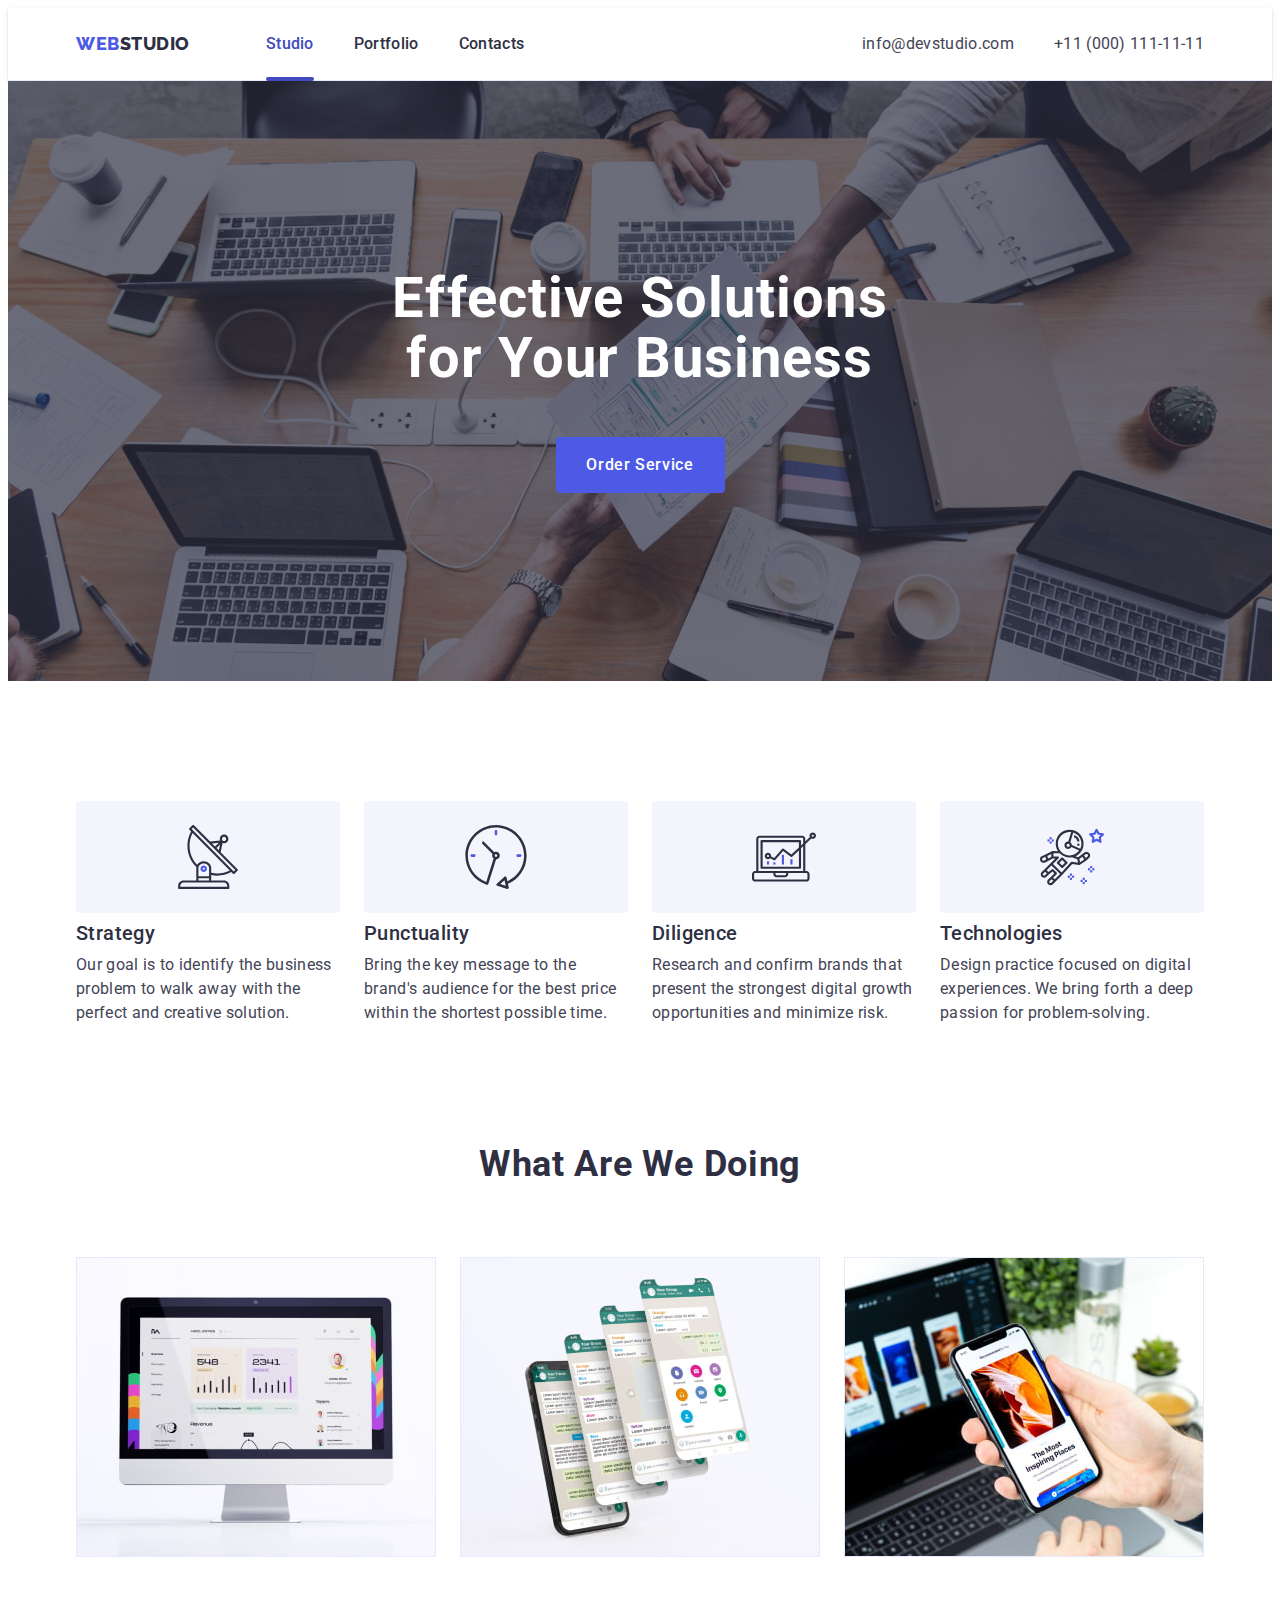
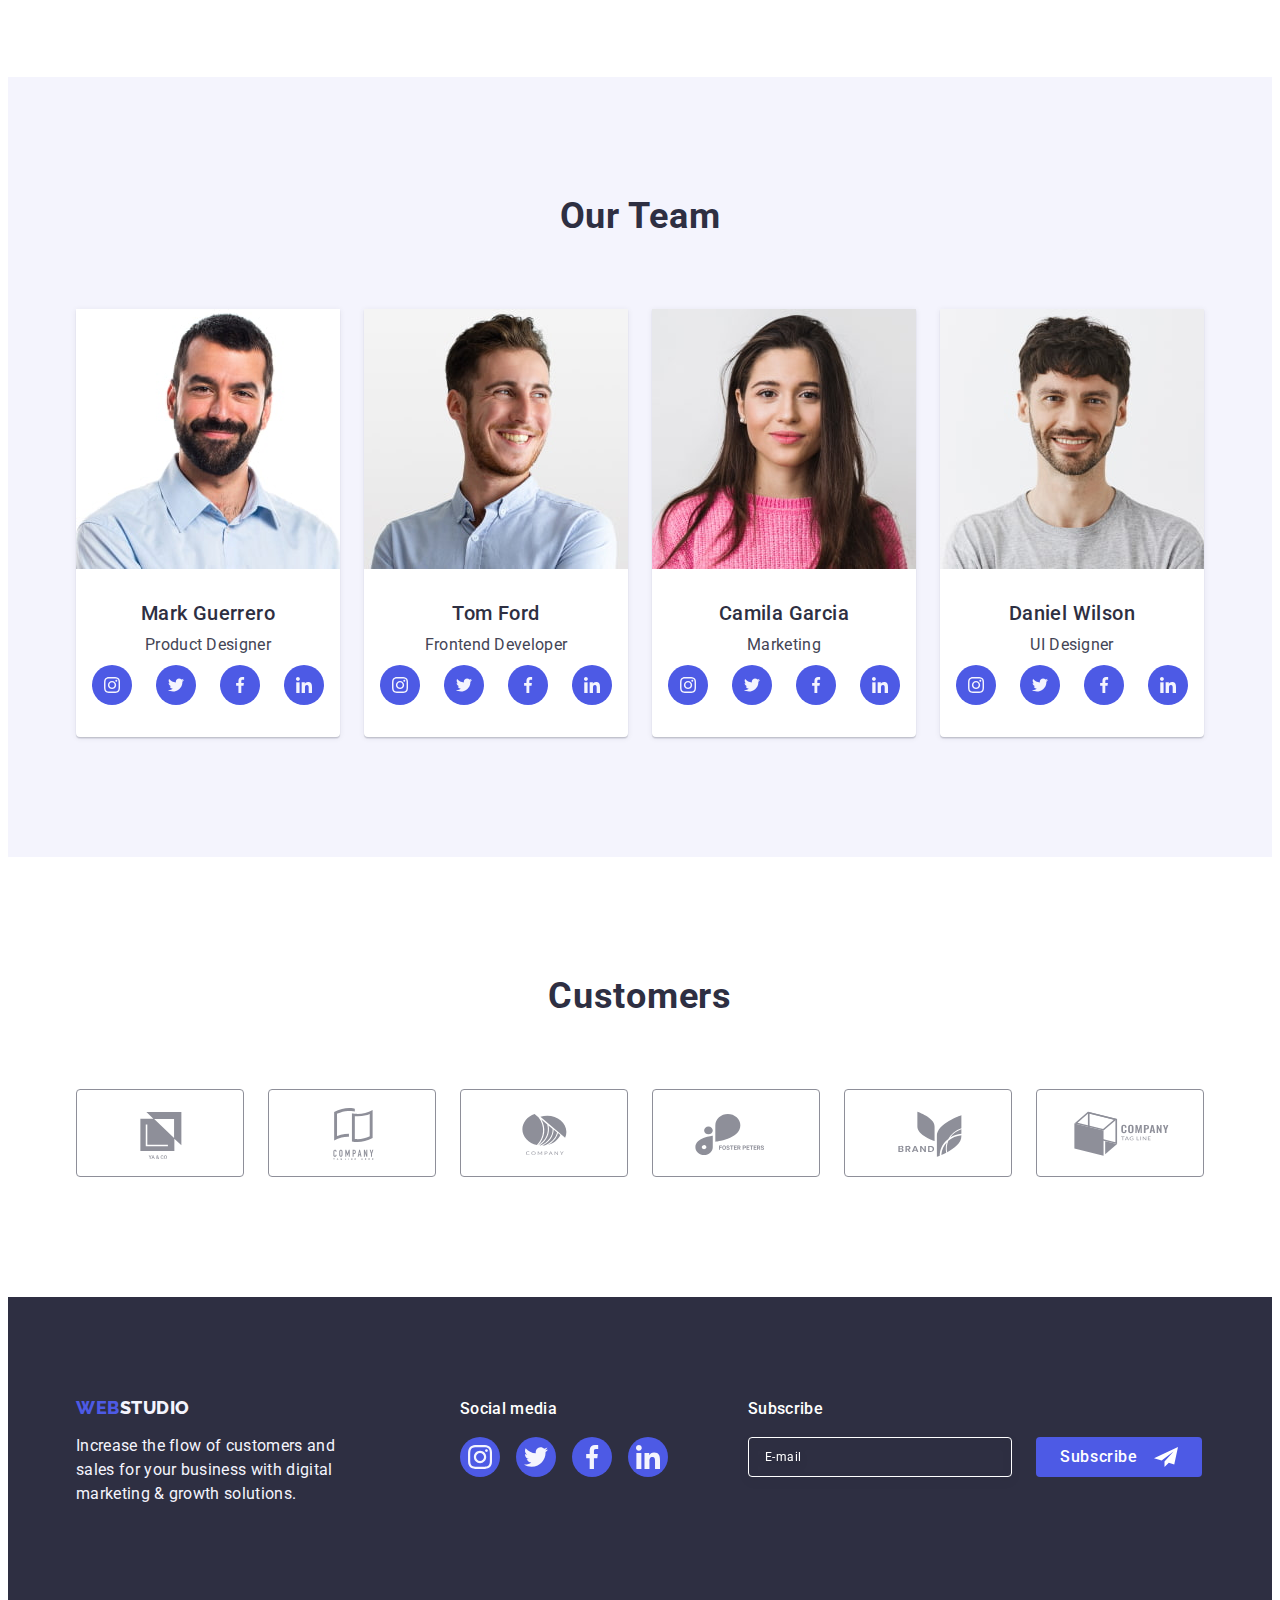
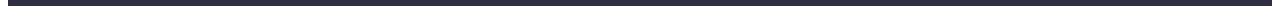
<file: index.html>
<!DOCTYPE html>
<html lang="en">
    <head>
        <meta charset="utf-8" />
        <meta name="description" content="Second homework" />
        <link rel="preconnect" href="https://fonts.googleapis.com" />
        <link rel="preconnect" href="https://fonts.gstatic.com" crossorigin />
        <link
            href="https://fonts.googleapis.com/css2?family=Raleway:wght@800&family=Roboto:wght@400;500;700;900&display=swap"
            rel="stylesheet"
        />
        <link
            rel="stylesheet"
            href="https://cdnjs.cloudflare.com/ajax/libs/modern-normalize/2.0.0/modern-normalize.min.css"
            integrity="sha512-4xo8blKMVCiXpTaLzQSLSw3KFOVPWhm/TRtuPVc4WG6kUgjH6J03IBuG7JZPkcWMxJ5huwaBpOpnwYElP/m6wg=="
            crossorigin="anonymous"
            referrerpolicy="no-referrer"
        />
        <link rel="stylesheet" href="./css/styles.css" />
        <title>GOIT_MARKUP-HW-05</title>
    </head>
    <body>
        <header class="header">
            <div class="container">
                <nav class="nav">
                    <a class="link-logo" href="./index.html"
                        >Web<span class="second">Studio</span></a
                    >
                    <ul class="list">
                        <li><a class="link-pes" href="./index.html">Studio</a></li>
                        <li><a class="link" href="./portfolio.html">Portfolio</a></li>
                        <li><a class="link" href="">Contacts</a></li>
                    </ul>
                </nav>
                <address class="adre">
                    <ul class="list">
                        <li
                            ><a class="link" href="mailto:info@devstudio.com"
                                >info@devstudio.com</a
                            ></li
                        >
                        <li><a class="link" href="tel:+110001111111">+11 (000) 111-11-11</a></li>
                    </ul>
                </address>
            </div>
        </header>
        <main class="main">
            <section class="service">
                <div class="container">
                    <h1 class="i-one">Effective Solutions for Your Business</h1>
                    <button class="buttoo" type="button" data-modal-open>Order Service</button>
                </div>
            </section>
            <section class="benefit">
                <div class="container">
                    <h2 class="visually-hidden">Benefits</h2>
                    <ul class="list">
                        <li class="liii">
                            <div class="icon-benefit">
                                <svg class="icon" width="64" height="64">
                                    <use href="./images/icons.svg#icon-antenna-1"></use>
                                </svg>
                            </div>
                            <h3 class="h-tree">Strategy</h3>
                            <p class="text"
                                >Our goal is to identify the business problem to walk away with the
                                perfect and creative solution.</p
                            >
                        </li>
                        <li class="liii">
                            <div class="icon-benefit">
                                <svg class="icon" width="64" height="64">
                                    <use href="./images/icons.svg#icon-clock-1"></use>
                                </svg>
                            </div>
                            <h3 class="h-tree">Punctuality</h3>
                            <p class="text"
                                >Bring the key message to the brand's audience for the best price
                                within the shortest possible time.</p
                            >
                        </li>
                        <li class="liii">
                            <div class="icon-benefit">
                                <svg class="icon" width="64" height="64">
                                    <use href="./images/icons.svg#icon-diagram-1"></use>
                                </svg>
                            </div>
                            <h3 class="h-tree">Diligence</h3>
                            <p class="text"
                                >Research and confirm brands that present the strongest digital
                                growth opportunities and minimize risk.</p
                            >
                        </li>
                        <li class="liii">
                            <div class="icon-benefit">
                                <svg class="icon" width="64" height="64">
                                    <use href="./images/icons.svg#icon-astronaut-1"></use>
                                </svg>
                            </div>
                            <h3 class="h-tree">Technologies</h3>
                            <p class="text"
                                >Design practice focused on digital experiences. We bring forth a
                                deep passion for problem-solving.</p
                            >
                        </li>
                    </ul>
                </div>
            </section>
            <section class="work">
                <div class="container">
                    <h2 class="i-two">What are we doing</h2>
                    <ul class="list">
                        <li class="liii">
                            <img src="./images/rec.jpg" alt="computer" width="360" height="300" />
                        </li>
                        <li class="liii">
                            <img src="./images/telef.jpg" alt="telefon" width="360" height="300" />
                        </li>
                        <li class="liii">
                            <img
                                src="./images/computer.jpg"
                                alt="computer"
                                width="360"
                                height="300"
                            />
                        </li>
                    </ul>
                </div>
            </section>
            <section class="team">
                <div class="container">
                    <h2 class="i-two">Our Team</h2>
                    <ul class="list">
                        <li class="liii">
                            <img
                                src="./images/img.jpg"
                                alt="Mark Guerrero"
                                width="264"
                                height="260"
                            />
                            <div class="cont-team">
                                <h3 class="i-tree">Mark Guerrero</h3>
                                <p class="text"> Product Designer</p>
                                <ul class="list-icon">
                                    <li class="li-icon">
                                        <a href="" class="link">
                                            <svg class="icon" width="16" height="16">
                                                <use
                                                    href="./images/icons.svg#icon-instagram-2"
                                                ></use>
                                            </svg>
                                        </a>
                                    </li>
                                    <li class="li-icon">
                                        <a href="" class="link"
                                            ><svg class="icon" width="16" height="16">
                                                <use href="./images/icons.svg#icon-twitter-1"></use>
                                            </svg>
                                        </a>
                                    </li>
                                    <li class="li-icon">
                                        <a href="" class="link"
                                            ><svg class="icon" width="16" height="16">
                                                <use
                                                    href="./images/icons.svg#icon-facebook-1"
                                                ></use>
                                            </svg>
                                        </a>
                                    </li>
                                    <li class="li-icon">
                                        <a href="" class="link"
                                            ><svg class="icon" width="16" height="16">
                                                <use
                                                    href="./images/icons.svg#icon-linkedin-1"
                                                ></use>
                                            </svg>
                                        </a>
                                    </li>
                                </ul>
                            </div>
                        </li>
                        <li class="liii">
                            <img src="./images/tomm.jpg" alt="Tom Ford" width="264" height="260" />
                            <div class="cont-team">
                                <h3 class="i-tree">Tom Ford</h3>
                                <p class="text">Frontend Developer</p>
                                <ul class="list-icon">
                                    <li class="li-icon">
                                        <a href="" class="link">
                                            <svg class="icon" width="16" height="16">
                                                <use
                                                    href="./images/icons.svg#icon-instagram-2"
                                                ></use>
                                            </svg>
                                        </a>
                                    </li>
                                    <li class="li-icon">
                                        <a href="" class="link"
                                            ><svg class="icon" width="16" height="16">
                                                <use href="./images/icons.svg#icon-twitter-1"></use>
                                            </svg>
                                        </a>
                                    </li>
                                    <li class="li-icon">
                                        <a href="" class="link"
                                            ><svg class="icon" width="16" height="16">
                                                <use
                                                    href="./images/icons.svg#icon-facebook-1"
                                                ></use>
                                            </svg>
                                        </a>
                                    </li>
                                    <li class="li-icon">
                                        <a href="" class="link"
                                            ><svg class="icon" width="16" height="16">
                                                <use
                                                    href="./images/icons.svg#icon-linkedin-1"
                                                ></use>
                                            </svg>
                                        </a>
                                    </li>
                                </ul>
                            </div>
                        </li>
                        <li class="liii">
                            <img
                                src="./images/cam.jpg"
                                alt="Camila Garcia"
                                width="264"
                                height="260"
                            />
                            <div class="cont-team">
                                <h3 class="i-tree">Camila Garcia</h3>
                                <p class="text">Marketing</p>
                                <ul class="list-icon">
                                    <li class="li-icon">
                                        <a href="" class="link">
                                            <svg class="icon" width="16" height="16">
                                                <use
                                                    href="./images/icons.svg#icon-instagram-2"
                                                ></use>
                                            </svg>
                                        </a>
                                    </li>
                                    <li class="li-icon">
                                        <a href="" class="link"
                                            ><svg class="icon" width="16" height="16">
                                                <use href="./images/icons.svg#icon-twitter-1"></use>
                                            </svg>
                                        </a>
                                    </li>
                                    <li class="li-icon">
                                        <a href="" class="link"
                                            ><svg class="icon" width="16" height="16">
                                                <use
                                                    href="./images/icons.svg#icon-facebook-1"
                                                ></use>
                                            </svg>
                                        </a>
                                    </li>
                                    <li class="li-icon">
                                        <a href="" class="link"
                                            ><svg class="icon" width="16" height="16">
                                                <use
                                                    href="./images/icons.svg#icon-linkedin-1"
                                                ></use>
                                            </svg>
                                        </a>
                                    </li>
                                </ul>
                            </div>
                        </li>
                        <li class="liii">
                            <img
                                src="./images/dan.jpg"
                                alt="Daniel Wilson"
                                width="264"
                                height="260"
                            />
                            <div class="cont-team">
                                <h3 class="i-tree">Daniel Wilson</h3>
                                <p class="text">UI Designer</p>
                                <ul class="list-icon">
                                    <li class="li-icon">
                                        <a href="" class="link">
                                            <svg class="icon" width="16" height="16">
                                                <use
                                                    href="./images/icons.svg#icon-instagram-2"
                                                ></use>
                                            </svg>
                                        </a>
                                    </li>
                                    <li class="li-icon">
                                        <a href="" class="link"
                                            ><svg class="icon" width="16" height="16">
                                                <use href="./images/icons.svg#icon-twitter-1"></use>
                                            </svg>
                                        </a>
                                    </li>
                                    <li class="li-icon">
                                        <a href="" class="link"
                                            ><svg class="icon" width="16" height="16">
                                                <use
                                                    href="./images/icons.svg#icon-facebook-1"
                                                ></use>
                                            </svg>
                                        </a>
                                    </li>
                                    <li class="li-icon">
                                        <a href="" class="link"
                                            ><svg class="icon" width="16" height="16">
                                                <use
                                                    href="./images/icons.svg#icon-linkedin-1"
                                                ></use>
                                            </svg>
                                        </a>
                                    </li>
                                </ul>
                            </div>
                        </li>
                    </ul>
                </div>
            </section>
            <section class="customer">
                <div class="container">
                    <h2 class="i-two">Customers</h2>
                    <ul class="list">
                        <li class="liii">
                            <a href="" class="link">
                                <svg class="icon" width="104" height="56">
                                    <use href="./images/icons.svg#icon-Logo"></use>
                                </svg>
                            </a>
                        </li>
                        <li class="liii">
                            <a href="" class="link">
                                <svg class="icon" width="104" height="56">
                                    <use href="./images/icons.svg#icon-Logo-1"></use>
                                </svg>
                            </a>
                        </li>
                        <li class="liii">
                            <a href="" class="link">
                                <svg class="icon" width="104" height="56">
                                    <use href="./images/icons.svg#icon-Logo-2"></use>
                                </svg>
                            </a>
                        </li>
                        <li class="liii">
                            <a href="" class="link">
                                <svg class="icon" width="104" height="56">
                                    <use href="./images/icons.svg#icon-Logo-3"></use>
                                </svg>
                            </a>
                        </li>
                        <li class="liii">
                            <a href="" class="link">
                                <svg class="icon" width="104" height="56">
                                    <use href="./images/icons.svg#icon-Logo-4"></use>
                                </svg>
                            </a>
                        </li>
                        <li class="liii">
                            <a href="" class="link">
                                <svg class="icon" width="104" height="56">
                                    <use href="./images/icons.svg#icon-Logo-5"></use>
                                </svg>
                            </a>
                        </li>
                    </ul>
                </div>
            </section>
        </main>
        <footer class="end">
            <div class="container">
                <div class="end-logo">
                    <a class="link" href="./index.html">Web<span class="second">Studio</span></a>
                    <p class="text"
                        >Increase the flow of customers and sales for your business with digital
                        marketing & growth solutions.</p
                    >
                </div>
                <div class="social">
                    <p class="text">Social media</p>
                    <ul class="list-icon">
                        <li class="li-icon">
                            <a href="" class="link">
                                <svg class="icon" width="24" height="24">
                                    <use href="./images/icons.svg#icon-instagram-2"></use>
                                </svg>
                            </a>
                        </li>
                        <li class="li-icon">
                            <a href="" class="link"
                                ><svg class="icon" width="24" height="24">
                                    <use href="./images/icons.svg#icon-twitter-1"></use>
                                </svg>
                            </a>
                        </li>
                        <li class="li-icon">
                            <a href="" class="link"
                                ><svg class="icon" width="24" height="24">
                                    <use href="./images/icons.svg#icon-facebook-1"></use>
                                </svg>
                            </a>
                        </li>
                        <li class="li-icon">
                            <a href="" class="link"
                                ><svg class="icon" width="24" height="24">
                                    <use href="./images/icons.svg#icon-linkedin-1"></use>
                                </svg>
                            </a>
                        </li>
                    </ul>
                </div>
                <div class="formall">
                    <p class="text">Subscribe</p>
                    <form class="formteg">
                        <label class="foot-label">
                            <input
                                type="email"
                                class="lab-email"
                                name="useremail"
                                placeholder="E-mail"
                            />
                        </label>
                        <button type="submit" class="subm-butt"
                            >Subscribe<svg class="icon-teg" width="24" height="24">
                                <use href="./images/icons.svg#telegram"></use>
                            </svg>
                        </button>
                    </form>
                </div>
            </div>
        </footer>
        <div class="backdrop is-hidden" data-modal>
            <div class="modal">
                <button type="button" class="close-butto" data-modal-close>
                    <svg class="icon-close" width="8" height="8">
                        <use href="./images/icons.svg#icon-close-black-18dp"></use>
                    </svg>
                </button>
                <p class="text-order">Leave your contacts and we will call you back</p>
                <form class="form-order">
                    <div class="cont-order">
                        <label for="user-name" class="person">Name</label>
                        <div class="inp_label">
                            <input id="user-name" name="user-name" type="text" class="order-info" />
                            <svg class="icon-order" width="18" height="24">
                                <use href="./images/icons.svg#person"></use>
                            </svg>
                        </div>
                    </div>
                    <div class="cont-order">
                        <label for="phone" class="person">Phone</label>
                        <div class="inp_label">
                            <input id="phone" name="phone" type="tel" class="order-info" />
                            <svg class="icon-order" width="18" height="24">
                                <use href="./images/icons.svg#phone"></use>
                            </svg>
                        </div>
                    </div>
                    <div class="cont-order">
                        <label for="email-user" class="person">Email</label>
                        <div class="inp_label">
                            <input id="email-user" name="phone" type="email" class="order-info" />
                            <svg class="icon-order" width="18" height="24">
                                <use href="./images/icons.svg#email"></use>
                            </svg>
                        </div>
                    </div>
                    <div class="cont-comment">
                        <label for="user-comment" class="person">Comment</label>
                        <textarea
                            id="user-comment"
                            name="user-comment"
                            class="comment-info"
                            placeholder="Text input"
                        >
                        </textarea>
                    </div>
                    <div class="checkbox">
                        <input
                            id="user-privacy"
                            type="checkbox"
                            name="user-privacy"
                            value="true"
                            class="visually-hidden"
                        />
                        <label for="user-privacy" class="box"
                            ><span class="privacy"
                                ><svg width="10" height="8" class="icons">
                                    <use href="./images/icons.svg#check"></use>
                                </svg>
                            </span>
                            I accept the terms and conditions of the
                            <a href="" class="link-privacy">Privacy Policy</a>
                        </label>
                    </div>
                    <button type="submit" class="buto-priv">Send</button>
                </form>
            </div>
        </div>
        <script src="./js/modal.js"></script>
    </body>
</html>
</file>
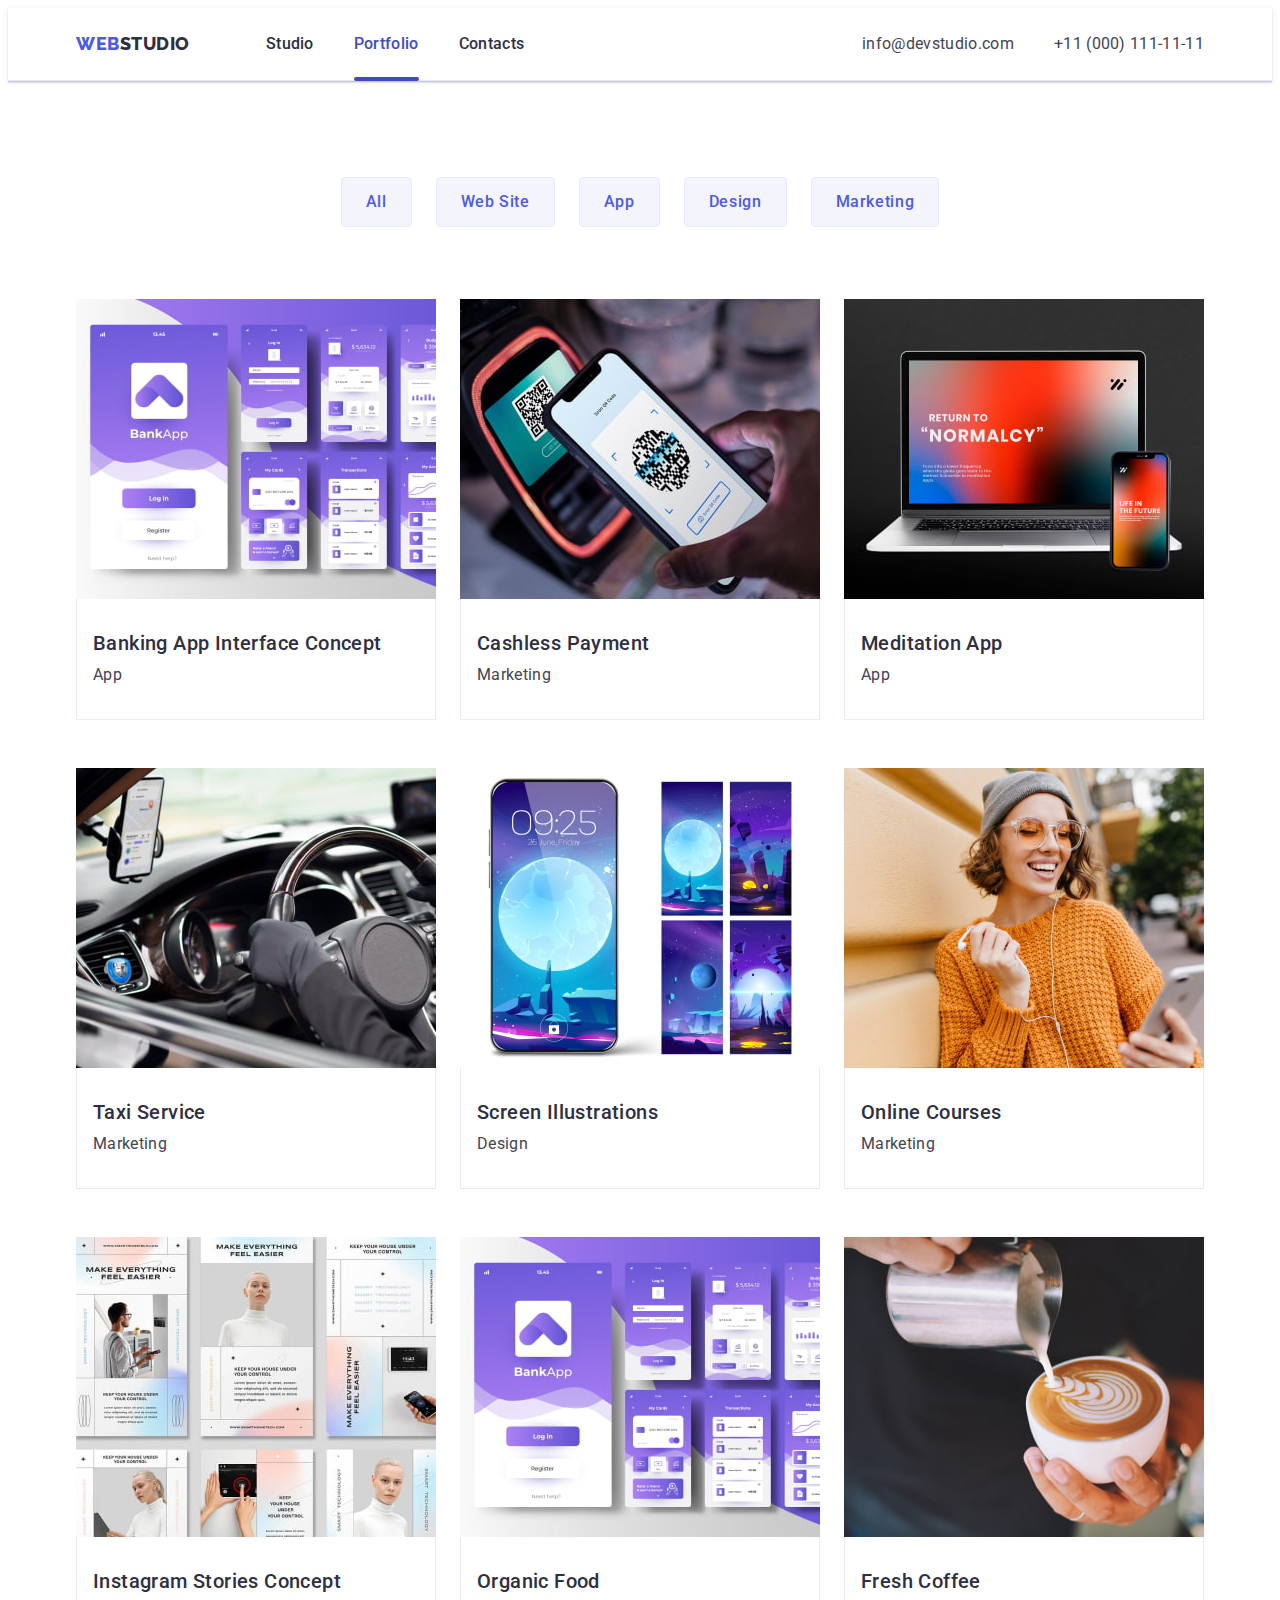
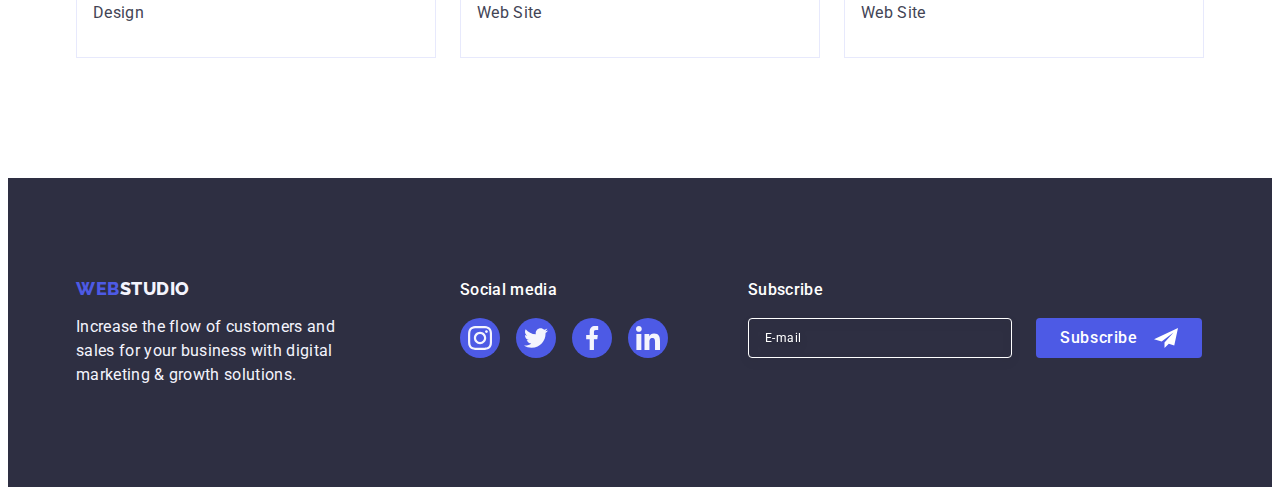
<file: portfolio.html>
<!DOCTYPE html>
<html lang="en">
    <head>
        <meta charset="utf-8" />
        <meta name="description" content="portfolio" />
        <title>GOIT_MARKUP-HW-05</title>
        <link rel="preconnect" href="https://fonts.googleapis.com" />
        <link rel="preconnect" href="https://fonts.gstatic.com" crossorigin />
        <link
            href="https://fonts.googleapis.com/css2?family=Raleway:wght@800&family=Roboto:wght@400;500;700;900&display=swap"
            rel="stylesheet"
        />
        <link
            rel="stylesheet"
            href="https://cdnjs.cloudflare.com/ajax/libs/modern-normalize/2.0.0/modern-normalize.min.css"
            integrity="sha512-4xo8blKMVCiXpTaLzQSLSw3KFOVPWhm/TRtuPVc4WG6kUgjH6J03IBuG7JZPkcWMxJ5huwaBpOpnwYElP/m6wg=="
            crossorigin="anonymous"
            referrerpolicy="no-referrer"
        />
        <link rel="stylesheet" href="./css/styles.css" />
    </head>
    <body>
        <header class="header">
            <div class="container">
                <nav class="nav">
                    <a class="link-logo" href="./index.html"
                        >Web<span class="second">Studio</span></a
                    >
                    <ul class="list">
                        <li><a class="link" href="./index.html">Studio</a></li>
                        <li><a class="link-pes" href="./portfolio.html">Portfolio</a></li>
                        <li><a class="link" href="">Contacts</a></li>
                    </ul>
                </nav>
                <address class="adre">
                    <ul class="list">
                        <li>
                            <a class="link" href="mailto:info@devstudio.com">info@devstudio.com</a>
                        </li>
                        <li>
                            <a class="link" href="tel:+110001111111">+11 (000) 111-11-11</a>
                        </li>
                    </ul>
                </address>
            </div>
        </header>
        <main>
            <section class="portfolio">
                <div class="container">
                    <h1 class="visually-hidden">Nothing</h1>
                    <ul class="list-button">
                        <li>
                            <button type="button" class="buttoo">All</button>
                        </li>
                        <li>
                            <button type="button" class="buttoo">Web Site</button>
                        </li>
                        <li>
                            <button type="button" class="buttoo">App</button>
                        </li>
                        <li>
                            <button type="button" class="buttoo">Design</button>
                        </li>
                        <li>
                            <button type="button" class="buttoo">Marketing</button>
                        </li>
                    </ul>
                    <ul class="list">
                        <li class="liii">
                            <a href="" class="link">
                                <div class="overlay">
                                    <img
                                        src="./images/bank.jpg"
                                        alt="it is bank"
                                        width="360"
                                        height="300"
                                    />
                                    <p class="text"
                                        >14 Stylish and User-Friendly App Design Concepts · Task
                                        Manager App · Calorie Tracker App · Exotic Fruit Ecommerce
                                        App · Cloud Storage App</p
                                    >
                                </div>
                                <div class="cont-port">
                                    <h2 class="htwo">Banking App Interface Concept</h2>
                                    <p class="text">App</p>
                                </div>
                            </a>
                        </li>
                        <li class="liii">
                            <a href="" class="link">
                                <div class="overlay">
                                    <img
                                        src="./images/cash.jpg"
                                        alt="Payment"
                                        width="360"
                                        height="300"
                                    />
                                    <p class="text"
                                        >14 Stylish and User-Friendly App Design Concepts · Task
                                        Manager App · Calorie Tracker App · Exotic Fruit Ecommerce
                                        App · Cloud Storage App</p
                                    >
                                </div>
                                <div class="cont-port">
                                    <h2 class="htwo">Cashless Payment</h2>
                                    <p class="text">Marketing</p>
                                </div>
                            </a>
                        </li>
                        <li class="liii">
                            <a href="" class="link">
                                <div class="overlay">
                                    <img
                                        src="./images/app.jpg"
                                        alt="telefon with apps"
                                        width="360"
                                        height="300"
                                    />
                                    <p class="text"
                                        >14 Stylish and User-Friendly App Design Concepts · Task
                                        Manager App · Calorie Tracker App · Exotic Fruit Ecommerce
                                        App · Cloud Storage App</p
                                    >
                                </div>
                                <div class="cont-port">
                                    <h2 class="htwo">Meditation App</h2>
                                    <p class="text">App</p>
                                </div>
                            </a>
                        </li>
                        <li class="liii">
                            <a href="" class="link">
                                <div class="overlay">
                                    <img
                                        src="./images/taxi.jpg"
                                        alt="car-taxi"
                                        width="360"
                                        height="300"
                                    />
                                    <p class="text"
                                        >14 Stylish and User-Friendly App Design Concepts · Task
                                        Manager App · Calorie Tracker App · Exotic Fruit Ecommerce
                                        App · Cloud Storage App</p
                                    >
                                </div>
                                <div class="cont-port">
                                    <h2 class="htwo">Taxi Service</h2>
                                    <p class="text">Marketing</p></div
                                >
                            </a>
                        </li>
                        <li class="liii">
                            <a href="" class="link">
                                <div class="overlay">
                                    <img
                                        src="./images/screen.jpg"
                                        alt="scree phone"
                                        width="360"
                                        height="300"
                                    />
                                    <p class="text"
                                        >14 Stylish and User-Friendly App Design Concepts · Task
                                        Manager App · Calorie Tracker App · Exotic Fruit Ecommerce
                                        App · Cloud Storage App</p
                                    >
                                </div>
                                <div class="cont-port">
                                    <h2 class="htwo">Screen Illustrations</h2>
                                    <p class="text">Design</p>
                                </div>
                            </a>
                        </li>
                        <li class="liii">
                            <a href="" class="link">
                                <div class="overlay">
                                    <img
                                        src="./images/cours.jpg"
                                        alt="girl with phone"
                                        width="360"
                                        height="300"
                                    />
                                    <p class="text"
                                        >14 Stylish and User-Friendly App Design Concepts · Task
                                        Manager App · Calorie Tracker App · Exotic Fruit Ecommerce
                                        App · Cloud Storage App</p
                                    >
                                </div>
                                <div class="cont-port">
                                    <h2 class="htwo">Online Courses</h2>
                                    <p class="text">Marketing</p>
                                </div>
                            </a>
                        </li>
                        <li class="liii">
                            <a href="" class="link">
                                <div class="overlay">
                                    <img
                                        src="./images/inst.jpg"
                                        alt="Instagram apps"
                                        width="360"
                                        height="300"
                                    />
                                    <p class="text"
                                        >14 Stylish and User-Friendly App Design Concepts · Task
                                        Manager App · Calorie Tracker App · Exotic Fruit Ecommerce
                                        App · Cloud Storage App</p
                                    >
                                </div>
                                <div class="cont-port">
                                    <h2 class="htwo">Instagram Stories Concept</h2>
                                    <p class="text">Design</p>
                                </div>
                            </a>
                        </li>
                        <li class="liii">
                            <a href="" class="link">
                                <div class="overlay">
                                    <img
                                        src="./images/bank.jpg"
                                        alt="it is bank"
                                        width="360"
                                        height="300"
                                    />
                                    <p class="text"
                                        >14 Stylish and User-Friendly App Design Concepts · Task
                                        Manager App · Calorie Tracker App · Exotic Fruit Ecommerce
                                        App · Cloud Storage App</p
                                    >
                                </div>
                                <div class="cont-port">
                                    <h2 class="htwo">Organic Food</h2>
                                    <p class="text">Web Site</p>
                                </div>
                            </a>
                        </li>
                        <li class="liii">
                            <a href="" class="link">
                                <div class="overlay">
                                    <img
                                        src="./images/coffe.jpg"
                                        alt="cap with coffe"
                                        width="360"
                                        height="300"
                                    />
                                    <p class="text"
                                        >14 Stylish and User-Friendly App Design Concepts · Task
                                        Manager App · Calorie Tracker App · Exotic Fruit Ecommerce
                                        App · Cloud Storage App</p
                                    >
                                </div>
                                <div class="cont-port">
                                    <h2 class="htwo">Fresh Coffee</h2>
                                    <p class="text">Web Site</p>
                                </div>
                            </a>
                        </li>
                    </ul>
                </div>
            </section>
        </main>
        <footer class="end">
            <div class="container">
                <div class="end-logo">
                    <a class="link" href="./index.html">Web<span class="second">Studio</span></a>
                    <p class="text"
                        >Increase the flow of customers and sales for your business with digital
                        marketing & growth solutions.</p
                    >
                </div>
                <div class="social">
                    <p class="text">Social media</p>
                    <ul class="list-icon">
                        <li class="li-icon">
                            <a href="" class="link">
                                <svg class="icon" width="24" height="24">
                                    <use href="./images/icons.svg#icon-instagram-2"></use>
                                </svg>
                            </a>
                        </li>
                        <li class="li-icon">
                            <a href="" class="link"
                                ><svg class="icon" width="24" height="24">
                                    <use href="./images/icons.svg#icon-twitter-1"></use>
                                </svg>
                            </a>
                        </li>
                        <li class="li-icon">
                            <a href="" class="link"
                                ><svg class="icon" width="24" height="24">
                                    <use href="./images/icons.svg#icon-facebook-1"></use>
                                </svg>
                            </a>
                        </li>
                        <li class="li-icon">
                            <a href="" class="link"
                                ><svg class="icon" width="24" height="24">
                                    <use href="./images/icons.svg#icon-linkedin-1"></use>
                                </svg>
                            </a>
                        </li>
                    </ul>
                </div>
                <div class="formall">
                    <p class="text">Subscribe</p>
                    <form class="formteg">
                        <label class="foot-label">
                            <input
                                type="email"
                                class="lab-email"
                                name="useremail"
                                placeholder="E-mail"
                            />
                        </label>
                        <button type="submit" class="subm-butt"
                            >Subscribe<svg class="icon-teg" width="24" height="24">
                                <use href="./images/icons.svg#telegram"></use>
                            </svg>
                        </button>
                    </form>
                </div>
            </div>
        </footer>
    </body>
</html>
</file>
<file: css/styles.css>
:root {
    --primaryral-font: 'Raleway', sans-serif;
    --primaryrob-font: 'Roboto', sans-serif;
    --primary-white-color: #ffffff;
    --primary-navyblue-color: #2e2f42;
    --iris-color: #4d5ae5;
    --slate-color: #434455;
    --howe-color: #404bbf;
    --cloud-color: #f4f4fd;
    --but-color: #e7e9fc;
    --lightslate: #8e8f99;
    --soc: #31d0aa;
}

body {
    background-color: var(--primary-white-color);
    font-family: var(--primaryrob-font);
    color: var(--slate-color);
}
/*₴₴₴₴₴₴₴₴₴₴₴₴₴₴₴₴₴₴₴₴₴₴₴₴₴₴₴₴₴₴₴₴₴₴₴₴₴₴₴₴₴₴₴₴₴₴₴₴₴₴₴₴₴₴₴₴₴₴₴₴₴*/
.list {
    list-style-type: none;
}
.text {
    line-height: 1.5;
    letter-spacing: 0.02rem;
}
button,
input {
    font-family: inherit;
    font-size: inherit;
}
.link,
.link-logo,
.link-pes,
.link-pes-p {
    text-decoration: none;
}
.nav .link-logo,
.nav .link,
.end .link {
    font-family: var(--primaryral-font);
    color: var(--iris-color);
    font-size: 18px;
    font-weight: 800;
    line-height: 1.17;
    letter-spacing: 0.03em;
    text-transform: uppercase;
}
.second {
    color: var(--primary-navyblue-color);
}

.nav .list .link,
.link-pes,
.link-pes-p {
    font-family: var(--primaryrob-font);
    color: var(--primary-navyblue-color);
    font-size: 16px;
    font-weight: 500;
    line-height: 1.5;
    letter-spacing: 0.02rem;
    text-transform: none;
}

.nav .link:hover,
.nav .link:focus {
    color: var(--howe-color);
}
.adre .link {
    color: var(--slate-color);
    line-height: 1.5;
    letter-spacing: 0.02rem;
    transition: color 250ms cubic-bezier(0.4, 0, 0.2, 1);
}
.adre {
    font-style: normal; /*Хотіло для завдання, хоча можна і в.adre .link запхати і теж працює */
}
.adre .link:hover,
.adre .link:focus {
    color: var(--howe-color);
}
/*₴₴₴₴₴₴₴₴₴₴₴₴₴₴₴₴₴₴₴₴₴₴₴₴₴₴₴₴₴₴₴₴₴₴₴₴₴₴₴₴₴₴₴₴₴₴₴₴₴₴₴₴₴₴₴₴₴₴₴₴₴*/

.service,
.end {
    background-color: var(--primary-navyblue-color);
}

.i-one {
    font-size: 56px;
    color: var(--primary-white-color);
    font-weight: 700;
    line-height: 1.07;
    letter-spacing: 0.07rem;
    text-align: center;
    max-width: 496px;
    height: 120px;
    margin: 0 auto;
    margin-bottom: 48px;
}
.service .buttoo {
    font-family: var(--primaryrob-font);
    font-size: 16px;
    color: var(--primary-white-color);
    font-weight: 500;
    line-height: 1.5;
    letter-spacing: 0.04rem;
    background-color: var(--iris-color);
    cursor: pointer;
    min-width: 169px;
    height: 56px;
    border: none;
    border-radius: 4px;
    display: block;
    margin: 0 auto;
    transition: background-color 250ms cubic-bezier(0.4, 0, 0.2, 1);
}

.service .buttoo:hover,
.service .buttoo:focus {
    background-color: var(--howe-color);
}

/*₴₴₴₴₴₴₴₴₴₴₴₴₴₴₴₴₴₴₴₴₴₴₴₴₴₴₴₴₴₴₴₴₴₴₴₴₴₴₴₴₴₴₴₴₴₴₴₴₴₴₴₴₴₴₴₴₴₴₴₴₴*/

.i-two {
    color: var(--primary-navyblue-color);
    font-size: 36px;
    font-weight: 700;
    line-height: 1.11;
    letter-spacing: 0.045rem;
    text-transform: capitalize;
    text-align: center;
}

/*₴₴₴₴₴₴₴₴₴₴₴₴₴₴₴₴₴₴₴₴₴₴₴₴₴₴₴₴₴₴₴₴₴₴₴₴₴₴₴₴₴₴₴₴₴₴₴₴₴₴₴₴₴₴₴₴₴₴₴₴₴*/

.team {
    background-color: #f4f4fd;
}

.team .liii {
    background-color: var(--primary-white-color);
}

.team .i-tree,
.portfolio .htwo,
.benefit .h-tree {
    color: var(--primary-navyblue-color);
    font-size: 20px;
    font-weight: 500;
    line-height: 1.2;
    letter-spacing: 0.025rem;
}
/*₴₴₴₴₴₴₴₴₴₴₴₴₴₴₴₴₴₴₴₴₴₴₴₴₴₴₴₴₴₴₴₴₴₴₴₴₴₴₴₴₴₴₴₴₴₴₴₴₴₴₴₴₴₴₴₴₴₴₴₴₴*/

.end .second,
.end .text {
    color: #f4f4fd;
}

/*₴₴₴₴₴₴₴₴₴₴₴₴₴₴₴₴₴₴₴₴₴₴₴₴₴₴₴₴₴₴₴₴₴₴₴₴₴₴₴₴₴₴₴₴₴₴₴₴₴₴₴₴₴₴₴₴₴₴₴₴₴*/
.portfolio .buttoo {
    font-family: var(--primaryrob-font);
    color: var(--iris-color);
    background-color: var(--cloud-color);
    font-size: 16px;
    font-weight: 500;
    line-height: 1.5;
    letter-spacing: 0.04rem;
    cursor: pointer;
    padding: 12px 24px;
    border: 1px solid var(--but-color);
    border-radius: 4px;
    transition: color 250ms cubic-bezier(0.4, 0, 0.2, 1),
        background-color 250ms cubic-bezier(0.4, 0, 0.2, 1),
        border-color 250ms cubic-bezier(0.4, 0, 0.2, 1),
        box-shadow 250ms cubic-bezier(0.4, 0, 0.2, 1);
}

.portfolio .buttoo:hover,
.portfolio .buttoo:focus {
    color: var(--primary-white-color);
    background-color: #404bbf;
    border: 1px solid transparent;
    box-shadow: 0px 3px 1px rgba(0, 0, 0, 0.1), 0px 2px 1px rgba(0, 0, 0, 0.08),
        0px 2px 2px rgba(0, 0, 0, 0.12);
}
.portfolio .text {
    color: var(--slate-color);
}

/* РОЗМІТКА СТОРІНКИ  */
*,
*::before,
*::after {
    box-sizing: border-box;
}
.container {
    max-width: 1158px;
    padding: 0 15px;
    margin: 0 auto;
}
img {
    display: block;
}
.visually-hidden {
    position: absolute;
    width: 1px;
    height: 1px;
    margin: -1px;
    border: 0;
    padding: 0;
    white-space: nowrap;
    clip-path: inset(100%);
    clip: rect(0 0 0 0);
    overflow: hidden;
}

/* Футер */
.header .container {
    display: flex;
}
.header {
    border-bottom: 1px solid #e7e9fc;
    box-shadow: 0px 2px 1px rgba(46, 47, 66, 0.08), 0px 1px 1px rgba(46, 47, 66, 0.16),
        0px 1px 6px rgba(46, 47, 66, 0.08);
}
.header .nav {
    display: flex;
    align-items: center;
    margin: 0 auto 0 0;
}
.nav .list {
    display: flex;
    padding: 0;
    gap: 40px;
    margin: 0;
}
.adre .list {
    display: flex;
    align-items: center;
    gap: 40px;
    padding: 24px 0;
    margin: 0;
}
.link-logo {
    margin-right: 76px;
}
.nav .link,
.link-pes,
.link-pes-p {
    padding: 24px 0;
}
.nav .list .link,
.link-pes,
.link-pes-p {
    display: block;
}

/* MAIN CLASS  */
/* SERVICE */
.service {
    padding: 188px 0;
}
/* все в стилях */
/*BENEFITS*/
.benefit,
.team,
.customer {
    padding: 120px 0;
}
.benefit .list {
    display: flex;
    align-items: flex-start;
    padding: 0;
    gap: 24px;
    margin: 0;
}
.h-tree,
.cont-port .htwo {
    margin: 0 0 8px 0;
}
.benefit .liii {
    flex-basis: calc((100% - 3 * 24px) / 4);
}
/* WORK */
.work {
    padding-bottom: 120px;
}
.work .list,
.team .list {
    display: flex;
    gap: 24px;
    padding: 0;
    margin: 0;
}
.work .liii,
.portfolio .list .link {
    flex-basis: calc((100% - 48px) / 3);
}
.work .i-two,
.team .i-two {
    margin-bottom: 72px;
    margin-top: 0;
}
/* TEAM */
.team .liii {
    flex-basis: calc((100-3 * 24px) / 4);
    border-radius: 0px 0px 4px 4px;
}
.cont-team {
    padding: 32px 0;
    text-align: center;
}
.cont-team .i-tree {
    text-align: center;
    margin: 0 0 8px 0;
}
.cont-team .text,
.cont-port .text,
.benefit .text {
    margin: 0;
}
/* ФУТЕР */
.end {
    padding: 100px 0;
}
.end .link {
    display: inline-block;
    margin-bottom: 16px;
}
.end .text {
    max-width: 264px;
    height: auto;
    margin: 0;
}
/* PORTFOLIO */

.portfolio {
    padding: 96px 0 120px 0;
}
.portfolio .list-button {
    list-style-type: none;
    display: flex;
    justify-content: center;
    gap: 24px;
    margin: 0;
    margin-bottom: 72px;
    padding: 0;
}
.portfolio .list {
    margin: 0;
    padding: 0;
    display: flex;
    flex-wrap: wrap;
    row-gap: 48px;
    column-gap: 24px;
}
.cont-port {
    padding: 32px 16px;
    margin: 0;
    border: 1px solid #e7e9fc;
    border-top: none;
}

/* СЕКЦІЯ КОМАНДИ */
.list-icon {
    display: flex;
    list-style-type: none;
    margin: 0;
    padding: 0;
    gap: 24px;
    justify-content: center;
}
.list-icon .link {
    display: flex;
    justify-content: center;
    align-items: center;
    background-color: var(--iris-color);
    width: 40px;
    height: 40px;
    border-radius: 50%;
    transition: background-color 250ms cubic-bezier(0.4, 0, 0.2, 1);
}
.list-icon .link:hover,
.list-icon .link:focus {
    background-color: var(--howe-color);
}
.team .text {
    margin: 0 0 8px 0;
}
.team .liii {
    box-shadow: 0px 1px 6px rgba(46, 47, 66, 0.08), 0px 1px 1px rgba(46, 47, 66, 0.16),
        0px 2px 1px rgba(46, 47, 66, 0.08);
}
.team .icon {
    fill: var(--cloud-color);
}

/* SECTION CUSTOMER */
.customer .list {
    display: flex;
    justify-content: center;
    align-items: center;
    gap: 24px;
    margin: 0;
    padding: 0;
}
.customer .link {
    display: flex;
    justify-content: center;
    align-items: center;
    color: var(--lightslate);
    background-color: var(--primary-white-color);
    width: 168px;
    height: 88px;
    border-radius: 4px;
    border: 1px solid var(--lightslate);
    transition: border-color 250ms cubic-bezier(0.4, 0, 0.2, 1),
        color 250ms cubic-bezier(0.4, 0, 0.2, 1);
}
.customer .i-two {
    padding: 0;
    margin: 0 0 72px 0;
}
.customer .link:hover,
.customer .link:focus {
    border-color: var(--howe-color);
    color: var(--howe-color);
}
.customer .icon {
    fill: currentColor;
}

/* FOOOOTEEERRR */
.end .container {
    display: flex;
    align-items: baseline;
}
.end-logo {
    margin: 0 120px 0 0;
    padding: 0;
}
.social .link {
    margin: 0;
}
.social .list-icon {
    gap: 16px;
    margin-right: 80px;
}
.social .text {
    font-weight: 500;
    max-width: 96;
    height: 24px;
    margin: 0 0 16px 0;
    color: var(--primary-white-color);
}
.social .link:hover,
.social .link:focus {
    background-color: var(--soc);
}
.social .icon {
    fill: var(--cloud-color);
}
/* SECTION BENEFITS */
.icon-benefit {
    display: flex;
    align-items: center;
    justify-content: center;
    background-color: var(--cloud-color);
    border-radius: 4px;
    height: 112px;
    margin-bottom: 8px;
}

/* SECTION SERVICE */
.service {
    background-image: linear-gradient(rgba(46, 47, 66, 0.7), rgba(46, 47, 66, 0.7)),
        url(../images/peoplee.jpg);
    max-width: 1440px;
    background-repeat: no-repeat;
    background-position: center;
    background-size: cover;
    margin: 0 auto;
}

.link-pes {
    position: relative;
    color: var(--howe-color);
    transition: color 250ms cubic-bezier(0.4, 0, 0.2, 1);
}
.link-pes::after {
    content: '';
    position: absolute;
    left: 0;
    bottom: -1px;
    height: 4px;
    background-color: var(--howe-color);
    border-radius: 2px;
    width: 100%;
}
/* portfolio */

.portfolio .link:hover,
.portfolio .link:focus {
    box-shadow: 0px 1px 6px rgba(46, 47, 66, 0.08), 0px 1px 1px rgba(46, 47, 66, 0.16),
        0px 2px 1px rgba(46, 47, 66, 0.08);
}
.portfolio .link {
    display: block;
    transition: box-shadow 250ms cubic-bezier(0.4, 0, 0.2, 1);
}

.overlay {
    position: relative;
    overflow: hidden;
}
.overlay .text {
    background-color: var(--iris-color);
    color: var(--cloud-color);
    position: absolute;
    line-height: 1.5em;
    letter-spacing: 0.02rem;
    width: 100%;
    height: 100%;
    padding: 40px 32px;
    top: 0;
    margin: 0;
    transform: translateY(100%);
    transition: transform 250ms cubic-bezier(0.4, 0, 0.2, 1);
}

.portfolio .link:focus .overlay .text,
.portfolio .link:hover .overlay .text {
    transform: translateY(0%);
}

/* MODAL WINDOWS */

.is-hidden {
    opacity: 0;
    visibility: hidden;
    pointer-events: none;
}
.backdrop {
    background-color: rgba(46, 47, 66, 0.4);
    position: fixed;
    top: 0;
    left: 0;
    width: 100%;
    height: 100%;
    transition: opacity 250ms cubic-bezier(0.4, 0, 0.2, 1),
        visibility 250ms cubic-bezier(0.4, 0, 0.2, 1);
}
.modal {
    position: absolute;
    top: 50%;
    left: 50%;
    transform: translate(-50%, -50%) scale(1);
    width: 408px;
    min-height: 584px;
    background: #fcfcfc;
    box-shadow: 0px 1px 1px rgba(0, 0, 0, 0.14), 0px 1px 3px rgba(0, 0, 0, 0.12),
        0px 2px 1px rgba(0, 0, 0, 0.2);
    border-radius: 4px;
    transition: transform 250ms cubic-bezier(0.4, 0, 0.2, 1);
    padding: 72px 24px 24px 24px;
}
.modal .close-butto {
    position: absolute;
    top: 24px;
    right: 24px;
    width: 24px;
    height: 24px;
    border-radius: 50%;
    display: flex;
    align-items: center;
    justify-content: center;
    background-color: #e7e9fc;
    border: 1px solid rgba(0, 0, 0, 0.1);
    padding: 0;
    transition: background-color 250ms cubic-bezier(0.4, 0, 0.2, 1),
        border 250ms cubic-bezier(0.4, 0, 0.2, 1);
    cursor: pointer;
}
.close-butto:hover,
.close-butto:focus {
    background-color: var(--howe-color);
    border: none;
    fill: var(--primary-white-color);
}
.icon-close {
    transition: fill 250ms cubic-bezier(0.4, 0, 0.2, 1);
}
.formall .text {
    margin: 0 0 16px 0;
    font-weight: 500;
    color: var(--primary-white-color);
}

.formteg {
    display: flex;
    gap: 24px;
    margin: 0;
}
.lab-email {
    border: 1px solid var(--primary-white-color);
    border-radius: 4px;
    width: 264px;
    height: 40px;
    background-color: transparent;
    color: var(--primary-white-color);
    font-size: 12px;
    line-height: 1.5;
    letter-spacing: 0.04em;
    filter: drop-shadow(0px 4px 4px rgba(0, 0, 0, 0.15));
    padding-left: 16px;
}
.foot-label input::placeholder {
    color: var(--primary-white-color);
}

.subm-butt {
    display: flex;
    min-width: 165px;
    height: 40px;
    font-weight: 500;
    background-color: var(--iris-color);
    color: var(--primary-white-color);
    line-height: 1.5;
    letter-spacing: 0.04em;
    align-items: center;
    justify-content: center;
    padding: 0 24px;
    border-radius: 4px;
    border: none;
    cursor: pointer;
    transition: background-color 250ms cubic-bezier(0.4, 0, 0.2, 1);
}
.subm-butt:hover,
.subm-butt:focus,
.buto-priv:hover,
.buto-priv:focus {
    background-color: var(--howe-color);
}
.icon-teg {
    margin-left: 16px;
    fill: var(--primary-white-color);
}
.text-order {
    margin: 0 0 16px 0;
    text-align: center;
    font-weight: 500;
    letter-spacing: 0.02em;
    color: var(--primary-navyblue-color);
    line-height: 1.5;
}
.cont-order {
    margin: 0 0 8px 0;
}
.person {
    font-size: 12px;
    letter-spacing: 0.04em;
    line-height: 1.17;
    color: var(--lightslate);
    display: block;
    margin: 0 0 4px 0;
}
.order-info {
    width: 100%;
    height: 40px;
    border: 1px solid rgba(46, 47, 66, 0.4);
    border-radius: 4px;
    background-color: transparent;
    padding: 0 0 0 38px;
    outline: transparent;
    transition: border-color 250ms cubic-bezier(0.4, 0, 0.2, 1);
}
.order-info:focus,
input:focus + .icon-order,
.comment-info:focus {
    border-color: var(--iris-color);
    fill: var(--iris-color);
}
.inp_label {
    position: relative;
}
.icon-order {
    position: absolute;
    left: 16px;
    top: 50%;
    transform: translateY(-50%);
    transition: fill 250ms cubic-bezier(0.4, 0, 0.2, 1);
}
.cont-comment {
    margin: 0 0 16px 0;
}
.comment-info {
    width: 100%;
    height: 120px;
    border: 1px solid rgba(46, 47, 66, 0.4);
    border-radius: 4px;
    outline: transparent;
    background-color: transparent;
    transition: border-color 250ms cubic-bezier(0.4, 0, 0.2, 1);
    font-size: 12px;
    letter-spacing: 0.04em;
    line-height: 1.17;
    resize: none;
    color: rgba(46, 47, 66, 0.4);
    padding: 8px 16px;
}
.checkbox {
    margin: 0 0 24px 0;
}
.box {
    font-family: var(--primaryrob-font);
    font-size: 12px;
    letter-spacing: 0.04em;
    line-height: 1.17;
    color: var(--lightslate);
}
.privacy {
    width: 16px;
    height: 16px;
    display: inline-flex;
    align-items: center;
    justify-content: center;
    border: 1px solid rgba(46, 47, 66, 0.4);
    fill: transparent;
    border-radius: 2px;
    transition: background-color 250ms cubic-bezier(0.4, 0, 0.2, 1),
        border 250ms cubic-bezier(0.4, 0, 0.2, 1), fill 250ms cubic-bezier(0.4, 0, 0.2, 1);
}
.link-privacy {
    color: var(--iris-color);
}
.buto-priv {
    display: block;
    margin: auto;
    min-width: 169px;
    height: 56px;
    font-weight: 500;
    letter-spacing: 0.04em;
    line-height: 1.5;
    color: var(--primary-white-color);
    cursor: pointer;
    background-color: var(--iris-color);
    border: none;
    border-radius: 4px;
    transition: background-color 250ms cubic-bezier(0.4, 0, 0.2, 1);
}
input:checked + .box > .privacy {
    background-color: var(--howe-color);
    border: none;
    fill: var(--cloud-color);
}
</file>
